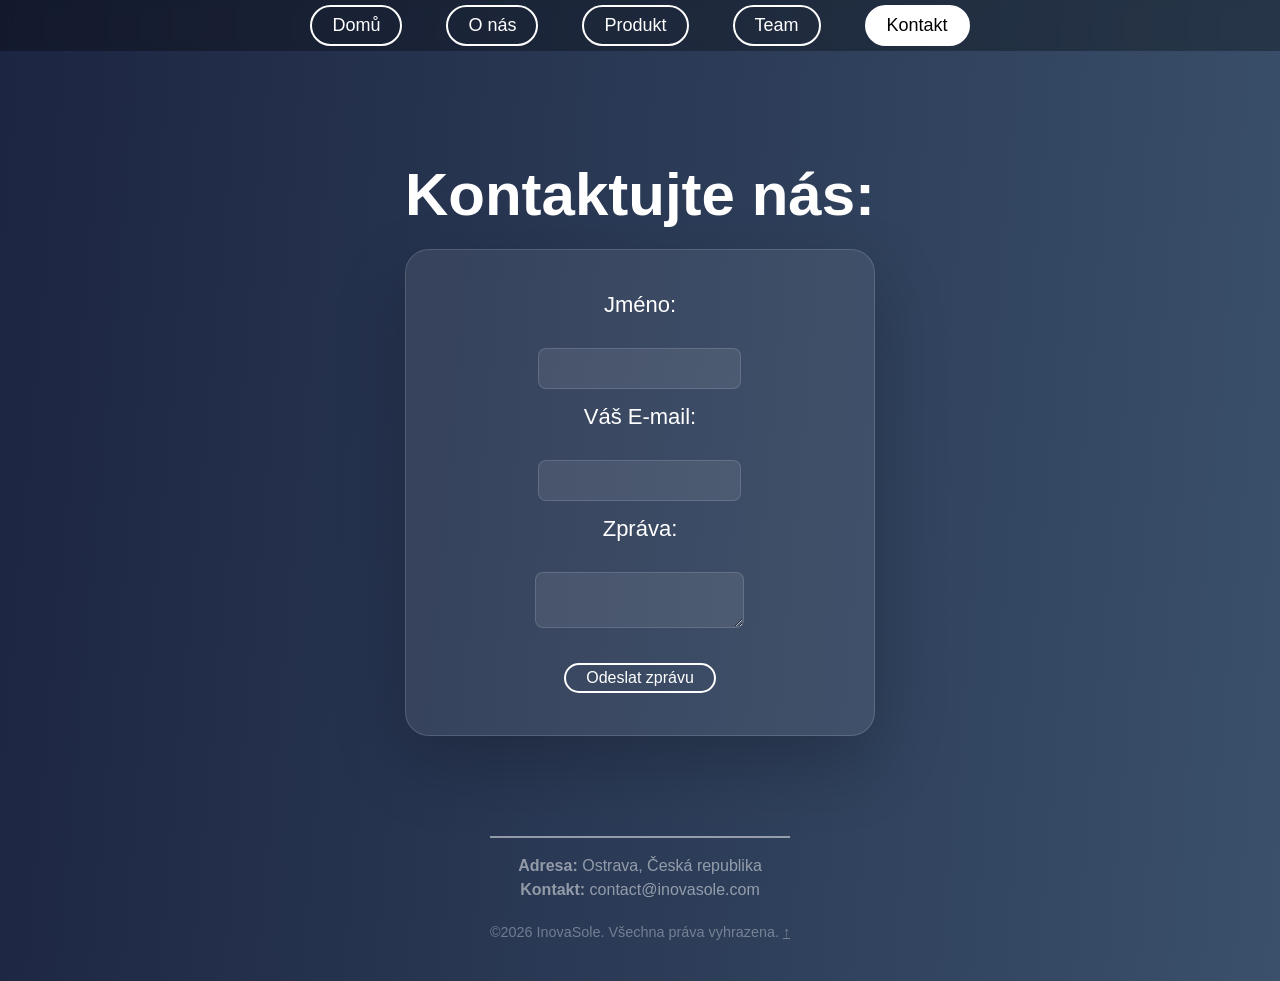
<file: kontakt.html>
<!doctype html>
<html lang="cs">
  <head>
    <meta charset="UTF-8" />
    <meta name="viewport" content="width=device-width, initial-scale=1.0" />
    <title>Kontakt | InovaSole</title>

    <!--  FAVICONY - první svg (preferované), .ico se nelinkuje aby se stránka načetla rychleji, pro starší prohlížeče je ponechána v kořenovém adresáři  -->

    <link rel="icon" type="image/svg+xml" href="/favicon/favicon.svg" />
    <link rel="icon" type="image/png" href="/favicon/favicon-96x96.png" sizes="96x96" />
    <link rel="apple-touch-icon" sizes="180x180" href="/favicon/apple-touch-icon.png" />
    <meta name="apple-mobile-web-app-title" content="InovaSole" />
    <link rel="manifest" href="/favicon/site.webmanifest" />

    <link rel="stylesheet" href="css stranky.css" />

    <script src="JAVASCRIPT NOW.js" defer></script>

  </head>
  <body id="bg">
    <header>
      <nav class="horni-lista">
        <div id="menu" class="visible">
          <a href="index.html" class="nav-odkaz-domu">Domů</a>
          <a href="o-nas.html" class="produkt">O nás</a>
          <a href="produkt.html" class="produkt">Produkt</a>
          <a href="Sole Sens team.html" class="team">Team</a>
          <a href="kontakt.html" class="produkt active">Kontakt</a>
        </div>
      </nav>

      <div style="display: flex; justify-content: flex-end">
        <header class="navbar">
          <button class="hamburger" id="hamburger" aria-label="Otevřít navigaci">
            <span></span>
            <span></span>
            <span></span>
          </button>
        </header>

        <nav class="mobilni-menu" role="navigation" aria-label="Hlavní navigace">

          <ul class="mobile-nav">
            <li><a href="index.html">Domů</a></li>
            <li><a href="o-nas.html" class="active">O nás</a></li>
            <li><a href="produkt.html">Produkt</a></li>
            <li><a href="Sole Sens team.html">Team</a></li>
            <li><a href="kontakt.html" class="nav-active">kontakt</a></li>
          </ul>

        </nav>

      </div>
    </header>

    <article class="contact-page">
      <div class="contact-wrap">
        <h1 class="nadpis">Kontaktujte nás:</h1>
        <form
          action="https://formsubmit.co/469afa659f72bcad3911eb48faa24648"
          method="POST"
          class="kont kontakt-box"
        >
          <!-- Pole pro jméno -->
          <label for="name" class="p-intro">Jméno:</label>
          <input
            type="text"
            name="name"
            id="name"
            class="text-field"
            required
          />

          <!-- Pole pro e-mail odesílatele -->
          <label for="email" class="p-intro">Váš E-mail:</label>
          <input
            type="email"
            name="email"
            id="email"
            class="text-field"
            required
          />

          <!-- Pole pro zprávu -->
          <label for="message" class="p-intro">Zpráva:</label>
          <textarea
            name="message"
            id="message"
            class="text-field"
            required
          ></textarea>

          <!-- Tlačítko pro odeslání -->
          <button type="submit" class="push-button">Odeslat zprávu</button>
        </form>
      </div>
    </article>

    <footer>
      <div class="ohraniceni">
        <p>
          <strong>Adresa: </strong>Ostrava, Česká republika <br />
          <strong>Kontakt: </strong>
          <a
            href="mailto:contact@inovasole.com"
            style="text-decoration: none; color: inherit"
            >contact@inovasole.com</a
          >
          <br />
        </p>
        <div style="margin-top: 20px; font-size: 0.9em; opacity: 0.7">
          <p>
            ©2026 InovaSole. Všechna práva vyhrazena.
            <a href="#" style="color: inherit">↑</a>
          </p>
        </div>
      </div>
    </footer>
  </body>
</html>
</file>
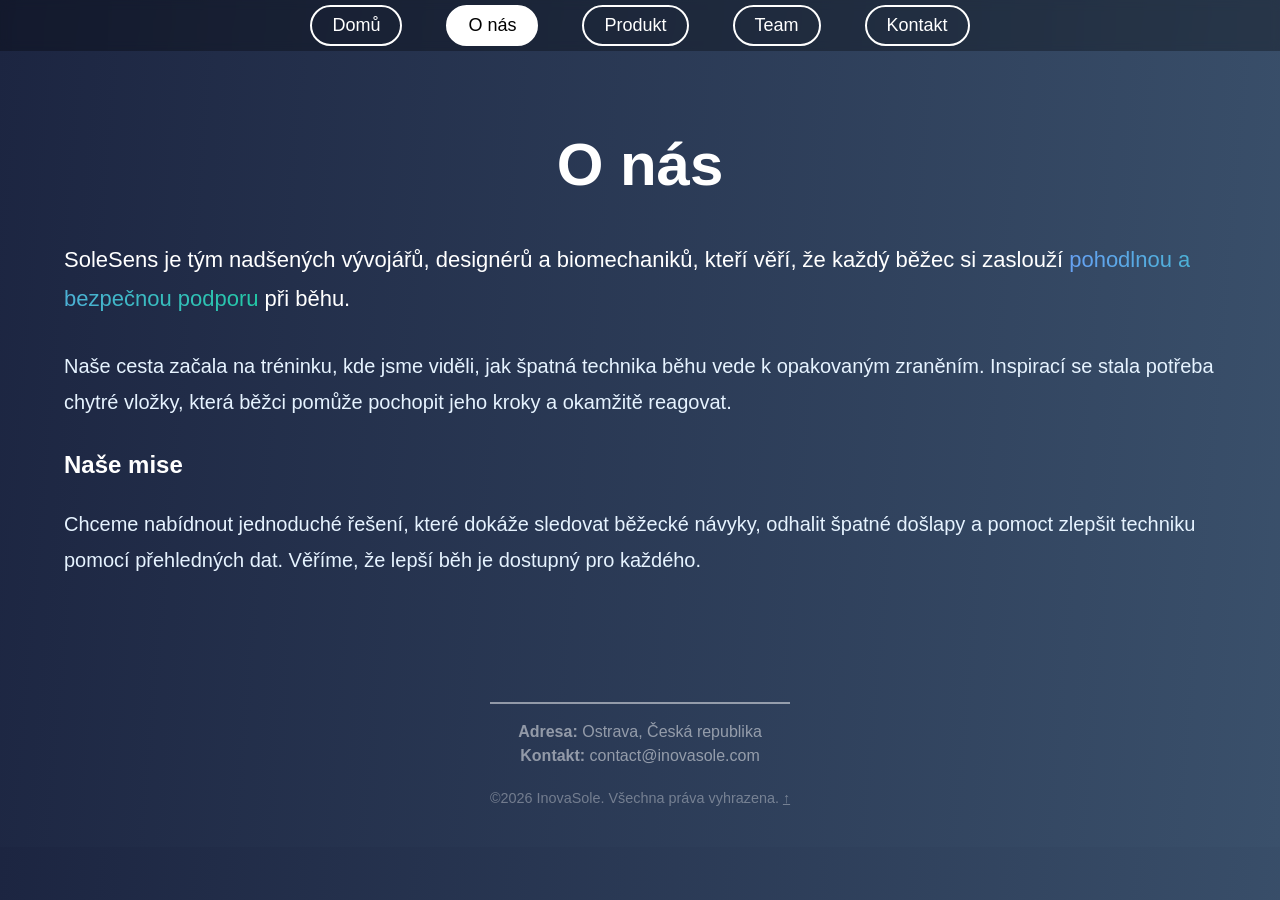
<file: o-nas.html>
<!doctype html>
<html lang="cs">
  <head>
    <meta charset="UTF-8" />
    <meta name="viewport" content="width=device-width, initial-scale=1.0" />
    <title>O nás | InovaSole</title>

    <!--  FAVICONY - první svg (preferované), .ico se nelinkuje aby se stránka načetla rychleji, pro starší prohlížeče je ponechána v kořenovém adresáři  -->

    <link rel="icon" type="image/svg+xml" href="/favicon/favicon.svg" />
    <link rel="icon" type="image/png" href="/favicon/favicon-96x96.png" sizes="96x96" />
    <link rel="apple-touch-icon" sizes="180x180" href="/favicon/apple-touch-icon.png" />
    <meta name="apple-mobile-web-app-title" content="InovaSole" />
    <link rel="manifest" href="/favicon/site.webmanifest" />

    <link rel="stylesheet" href="css stranky.css" />

    <script src="JAVASCRIPT NOW.js" defer></script>
    
  </head>
  <body id="bg">
    <header>
      <nav class="horni-lista">
        <div id="menu" class="visible">
          <a href="index.html" class="nav-odkaz-domu">Domů</a>
          <a href="o-nas.html" class="produkt active">O nás</a>
          <a href="produkt.html" class="produkt">Produkt</a>
          <a href="Sole Sens team.html" class="team">Team</a>
          <a href="kontakt.html" class="produkt">Kontakt</a>
        </div>
      </nav>
      <div style="display: flex; justify-content: flex-end">
        <header class="navbar">
          <button class="hamburger" id="hamburger" aria-label="Otevřít navigaci">
            <span></span>
            <span></span>
            <span></span>
          </button>
        </header>

        <nav class="mobilni-menu" role="navigation" aria-label="Hlavní navigace">

          <ul class="mobile-nav">
            <li><a href="index.html">Domů</a></li>
            <li><a href="o-nas.html" class="nav-active">O nás</a></li>
            <li><a href="produkt.html">Produkt</a></li>
            <li><a href="Sole Sens team.html">Team</a></li>
            <li><a href="kontakt.html">kontakt</a></li>
          </ul>

        </nav>

      </div>
    </header>

    <article>
      <div class="kont">
        <h1 class="nadpis">O nás</h1>
        <div class="product-container">
          <p class="p-intro">
            SoleSens je tým nadšených vývojářů, designérů a biomechaniků, kteří
            věří, že každý běžec si zaslouží
            <span class="zvyrazneni">pohodlnou a bezpečnou podporu</span> při
            běhu.
          </p>
          <p class="p-text2">
            Naše cesta začala na tréninku, kde jsme viděli, jak špatná technika
            běhu vede k opakovaným zraněním. Inspirací se stala potřeba chytré
            vložky, která běžci pomůže pochopit jeho kroky a okamžitě reagovat.
          </p>

          <h2 class="nadpis-strana4">Naše mise</h2>
          <p class="p-text2">
            Chceme nabídnout jednoduché řešení, které dokáže sledovat běžecké
            návyky, odhalit špatné došlapy a pomoct zlepšit techniku pomocí
            přehledných dat. Věříme, že lepší běh je dostupný pro každého.
          </p>
        </div>
      </div>
    </article>
    <footer>
      <div class="ohraniceni">
        <p>
          <strong>Adresa: </strong> Ostrava, Česká republika <br />
          <strong>Kontakt: </strong>
          <a
            href="mailto:contact@inovasole.com"
            style="text-decoration: none; color: inherit"
            >contact@inovasole.com</a
          >
          <br />
        </p>
        <div style="margin-top: 20px; font-size: 0.9em; opacity: 0.7">
          <p>
            ©2026 InovaSole. Všechna práva vyhrazena.
            <a href="#" style="color: inherit">↑</a>
          </p>
        </div>
      </div>
    </footer>
  </body>
</html>
</file>
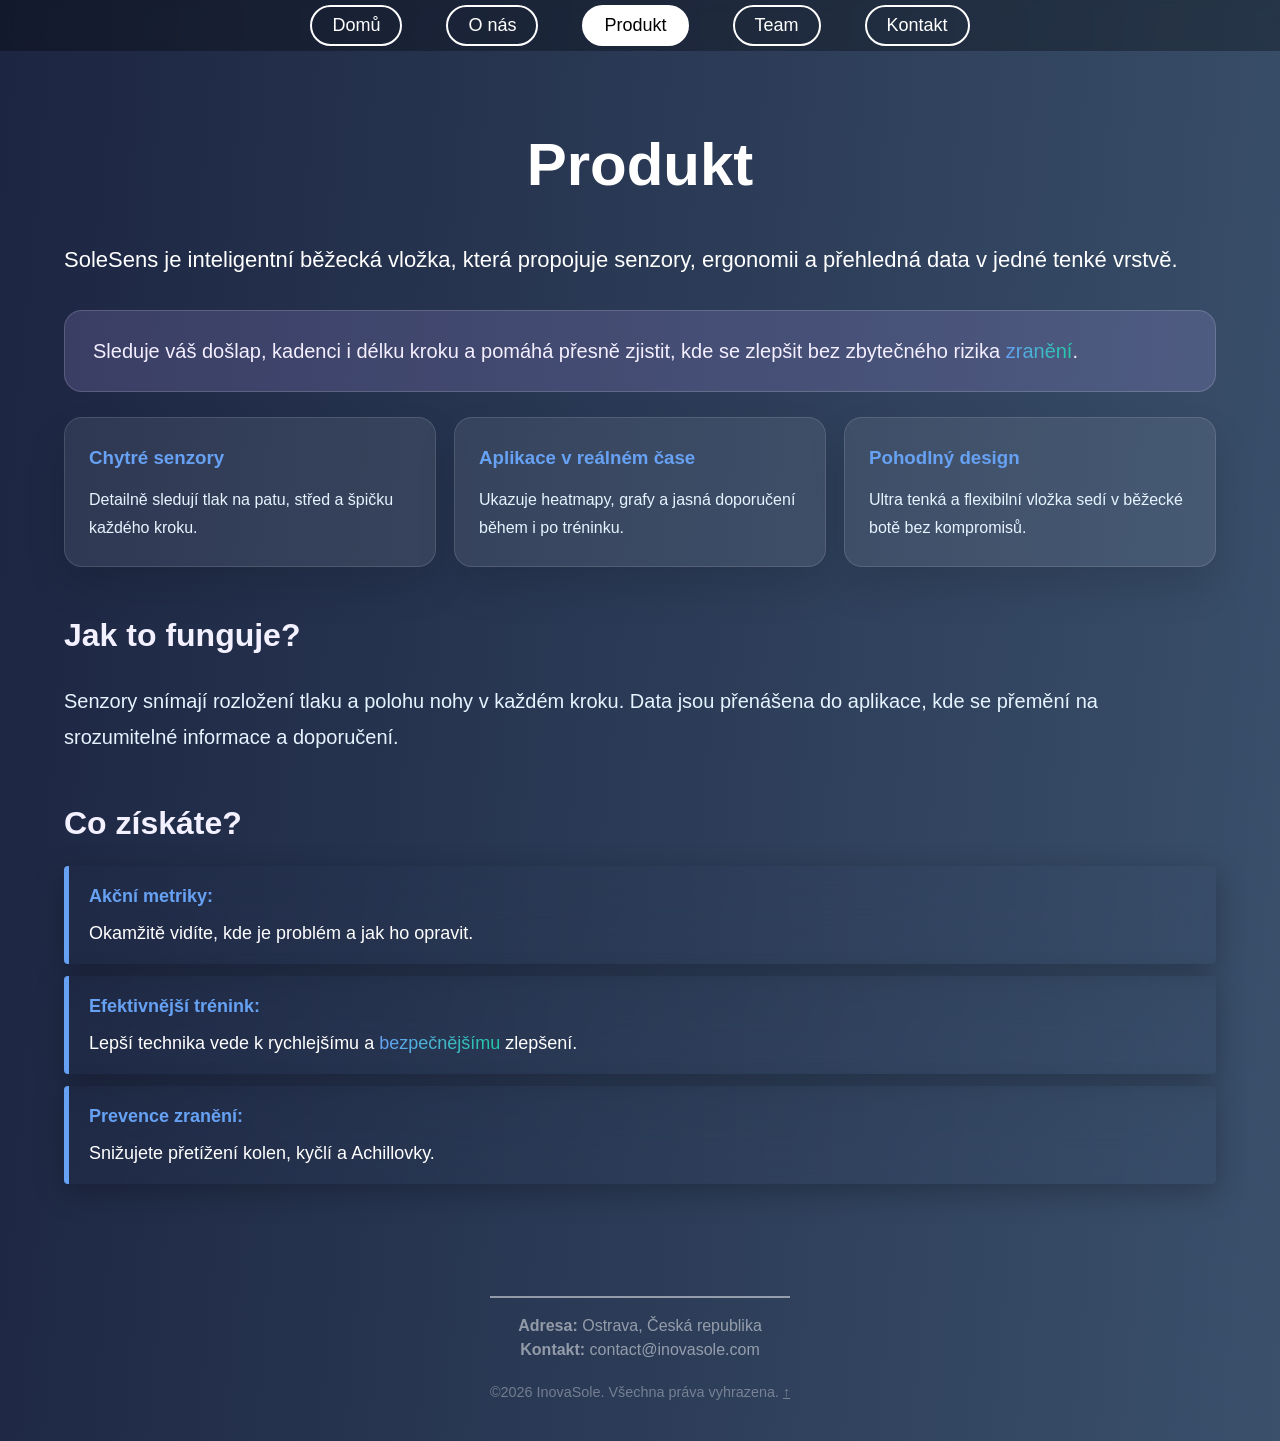
<file: produkt.html>
<!doctype html>
<html lang="cs">
  <head>
    <meta charset="UTF-8" />
    <meta name="viewport" content="width=device-width, initial-scale=1.0" />
    <title>Produkt | InovaSole</title>

    <!--  FAVICONY - první svg (preferované), .ico se nelinkuje aby se stránka načetla rychleji, pro starší prohlížeče je ponechána v kořenovém adresáři  -->

    <link rel="icon" type="image/svg+xml" href="/favicon/favicon.svg" />
    <link rel="icon" type="image/png" href="/favicon/favicon-96x96.png" sizes="96x96" />
    <link rel="apple-touch-icon" sizes="180x180" href="/favicon/apple-touch-icon.png" />
    <meta name="apple-mobile-web-app-title" content="InovaSole" />
    <link rel="manifest" href="/favicon/site.webmanifest" />

    <link rel="stylesheet" href="css stranky.css" />

    <script src="JAVASCRIPT NOW.js" defer></script>

  </head>
  <body id="bg">
    <header>
      <nav class="horni-lista">
        <div id="menu" class="visible">
          <a href="index.html" class="nav-odkaz-domu">Domů</a>
          <a href="o-nas.html" class="produkt">O nás</a>
          <a href="produkt.html" class="produkt active">Produkt</a>
          <a href="Sole Sens team.html" class="team">Team</a>
          <a href="kontakt.html" class="produkt">Kontakt</a>
        </div>
      </nav>
      <div style="display: flex; justify-content: flex-end">
        <header class="navbar">
          <button class="hamburger" id="hamburger" aria-label="Otevřít navigaci">
            <span></span>
            <span></span>
            <span></span>
          </button>
        </header>

        <nav class="mobilni-menu" role="navigation" aria-label="Hlavní navigace">

          <ul class="mobile-nav">
            <li><a href="index.html">Domů</a></li>
            <li><a href="o-nas.html" class="active">O nás</a></li>
            <li><a href="produkt.html" class="nav-active">Produkt</a></li>
            <li><a href="Sole Sens team.html">Team</a></li>
            <li><a href="kontakt.html">kontakt</a></li>
          </ul>

        </nav>

      </div>
    </header>

    <article>
      <div class="kont">
        <h1 class="nadpis">Produkt</h1>
        <div class="product-container">
          <p class="p-intro">
            SoleSens je inteligentní běžecká vložka, která propojuje senzory,
            ergonomii a přehledná data v jedné tenké vrstvě.
          </p>

          <div class="product-highlight">
            Sleduje váš došlap, kadenci i délku kroku a pomáhá přesně zjistit,
            kde se zlepšit bez zbytečného rizika
            <span class="zvyrazneni">zranění</span>.
          </div>

          <div class="feature-cards">
            <div class="feature-card">
              <h3>Chytré senzory</h3>
              <p>
                Detailně sledují tlak na patu, střed a špičku každého kroku.
              </p>
            </div>
            <div class="feature-card">
              <h3>Aplikace v reálném čase</h3>
              <p>
                Ukazuje heatmapy, grafy a jasná doporučení během i po tréninku.
              </p>
            </div>
            <div class="feature-card">
              <h3>Pohodlný design</h3>
              <p>
                Ultra tenká a flexibilní vložka sedí v běžecké botě bez
                kompromisů.
              </p>
            </div>
          </div>

          <h2 class="section-title">Jak to funguje?</h2>
          <p class="p-text2">
            Senzory snímají rozložení tlaku a polohu nohy v každém kroku. Data
            jsou přenášena do aplikace, kde se přemění na srozumitelné informace
            a doporučení.
          </p>

          <h2 class="section-title">Co získáte?</h2>
          <ul class="layers-list">
            <li>
              <strong>Akční metriky: </strong>Okamžitě vidíte, kde je problém a
              jak ho opravit.
            </li>
            <li>
              <strong>Efektivnější trénink: </strong>Lepší technika vede k
              rychlejšímu a
              <span class="zvyrazneni">bezpečnějšímu</span> zlepšení.
            </li>
            <li>
              <strong>Prevence zranění: </strong>Snižujete přetížení kolen,
              kyčlí a Achillovky.
            </li>
          </ul>
        </div>
      </div>
    </article>

    <footer>
      <div class="ohraniceni">
        <p>
          <strong>Adresa: </strong>Ostrava, Česká republika <br />
          <strong>Kontakt: </strong>
          <a
            href="mailto:contact@inovasole.com"
            style="text-decoration: none; color: inherit"
            >contact@inovasole.com</a
          >
          <br />
        </p>
        <div style="margin-top: 20px; font-size: 0.9em; opacity: 0.7">
          <p>
            ©2026 InovaSole. Všechna práva vyhrazena.
            <a href="#" style="color: inherit">↑</a>
          </p>
        </div>
      </div>
    </footer>
  </body>
</html>
</file>
<file: css stranky.css>
/* --- ZÁKLADNÍ NASTAVENÍ --- */
body,
#bg, html {
  margin: 0;
  background: linear-gradient(95deg, #1c2541, #3a506b);
  font-family: "Questrial", sans-serif;
  color: white;

  width: 100%;
  max-width: 100%;
  overflow-x: clip;
  margin: 0;
  padding: 0;
  display: flex;
  flex-direction: column;
  align-items: center;
  justify-items: center; 

  scrollbar-width: thin;
  scrollbar-color: rgba(255, 255, 255, 0.4);
}

/* --- LOGO A ANIMACE --- */
.logo {
  width: 60px;
  position: fixed;
  top: 12px;
  left: 12px;
  z-index: 1000;
}


.nav-odkaz-domu {
  color: white;
  text-decoration: none;
  font-size: 18px;
  border: 2px solid white;
  padding: 8px 20px;
  border-radius: 999px;
  transition: background-color 0.3s, color 0.3s;
  cursor: pointer;
  font-family: sans-serif;
  margin: 5px 22px 5px;
  transition: 0.3s background-color, 0.3s color;
}
.nav-odkaz-domu:hover {
  background-color: white;
  color: #000;
}

.produkt:hover {
  background-color: white;
  color: #000;
}

.team:hover {
  background-color: white;
  color: #000;
}

.pilulka:hover {
  background-color: white;
  color: #000;
}

.home-link svg {
  width: 28px;
  height: 28px;
  fill: #ffffff;
}

.kont {
  min-height: auto;
  display: flex;
  align-items: center;
  justify-content: center;
  flex-direction: column;
  padding: 80px 24px 40px;
  box-sizing: border-box;
}

.product-container {
  width: 90vw;
  margin: 0 auto;
  padding: 0 24px;
  font-family: "Segoe UI", Roboto, Helvetica, Arial, sans-serif;
  line-height: 1.75;
  color: #ffffff;
}

.ohraniceni {
  border-top: 2px white solid;
  opacity: 0.7;
}

footer {
  margin-top: 50px;
  color: white;
  font-family: "Questrial", sans-serif;
  height: 15vh;
  text-align: center;
  padding: 10px;
  line-height: 1.5;
  opacity: 0.7;
}

.contact-page {
  min-height: calc(100vh - 15vh);
  display: flex;
  align-items: center;
  justify-content: center;
  padding: 110px 24px 40px;
  box-sizing: border-box;
}

.wrap-nadpsis {
  min-height: calc(100vh - 15vh);
  display: flex;
  align-items: center;
  justify-content: center;
  padding: 110px 24px 40px;
  box-sizing: border-box;
}

.contact-wrap {
  width: min(760px, 100%);
}

.p-intro {
  font-size: 22px;
  font-weight: 500;
  margin-bottom: 30px;
  color: #ffffff;
  font-family: "Questrial", sans-serif;
}

.p-text2 {
  font-size: 20px;
  color: #e6f3ff;
  margin-bottom: 24px;
  line-height: 1.8;
}

.zvyrazneni {
  background: linear-gradient(90deg, #66a1f3, #22c9a6);
  -webkit-background-clip: text;
  background-clip: text;
  color: transparent;
}

.layers-list {
  list-style: none;
  padding: 0;
  margin: 0;
}

.layers-list li {
  margin-bottom: 12px;
  padding: 15px 20px;
  border-left: 5px solid #66a1f3;
  border-radius: 4px;
  font-size: 18px;
  transition: transform 0.2s ease;
  backdrop-filter: blur(30px);
  -webkit-backdrop-filter: blur(10px);
  box-shadow: 0 8px 30px rgba(0, 0, 0, 0.25);
}

.layers-list li:hover {
  transform: translateX(10px);
  box-shadow: 0 8px 30px rgba(253, 249, 249, 0.25);
}

.layers-list strong {
  color: #66a1f3;
  display: block;
  margin-bottom: 5px;
}

#logo-svg {
  opacity: 0;
  transform: rotate(-90deg) scale(0.95);
  transition: all 0.5s ease;
}

#logo-svg.visible {
  opacity: 1;
  transform: rotate(0deg) scale(1);
}

.draw {
  stroke-dasharray: 1000;
  stroke-dashoffset: 1000;
  transition: stroke-dashoffset 1.6s ease;
}

#logo-svg.visible .draw {
  stroke-dashoffset: 0;
}
.dot {
  opacity: 0;
  transition: opacity 0.4s ease;
}
#logo-svg.visible .dot {
  opacity: 1;
  transition-delay: 1.3s;
}

/* --- NAVIGACE (DESKTOP) --- */
.horni-lista {
  position: fixed;
  top: 0;
  left: 0;
  width: 100%;
  margin: 0;
  text-align: center;
  z-index: 3000;
  background: rgba(0, 0, 0, 0.3);
  backdrop-filter: blur(5px);
  -webkit-backdrop-filter: blur(5px);
}

#menu {
  display: flex;
  justify-content: center;
  opacity: 1;
  transition: opacity 0.5s ease;
}

.produkt,
.team {
  color: white;
  text-decoration: none;
  font-size: 18px;
  border: 2px solid white;
  padding: 8px 20px;
  border-radius: 999px;
  cursor: pointer;
  font-family: sans-serif;
  margin: 5px 22px 5px;
  transition:
    0.3s background-color,
    0.3s color;
}

.produkt.active,
.team.active {
  background-color: white;
  color: #000;
}

/* --- MOBILNÍ MENU --- */
.navbar {
  position: fixed;
  top: 0;
  right: 0;
  height: 56px;
  padding: 0 16px;
  display: none;
  align-items: center;
  justify-content: space-between;
  z-index: 3001;
}

.hamburger {
  width: 38px;
  height: 27px;
  background: none;
  border: none;
  display: flex;
  flex-direction: column;
  justify-content: space-between;
  cursor: pointer;
  position: fixed;
  right: 20px;
}

.hamburger span {
  height: 3px;
  width: 100%;
  background: #ffffff;
  border-radius: 2px;
  transition: 0.3s;
}

.hamburger.active span:nth-child(1) {
  transform: rotate(45deg) translateY(14.5px);
}

.hamburger.active span:nth-child(2) {
  opacity: 0;
}

.hamburger.active span:nth-child(3) {
  transform: rotate(-45deg) translateY(-15.5px);
}

.mobilni-menu {
  display: flex;
  position: fixed;
  right: 10px;
  top: 48px;
  padding: 15px 30px 15px 0;
  transform: translateX(110%);
  align-items: center;
  justify-content: center;
  backdrop-filter: blur(10px);
  -webkit-backdrop-filter: blur(10px);
  box-shadow: 0 8px 30px rgba(0, 0, 0, 0.25);
  border-radius: 15px;
  opacity: 0;
  pointer-events: none;

  transition: transform 0.2s ease-in-out, opacity 0.15s ease-in-out;
  z-index: 3000;
}
.mobilni-menu ul {
  list-style: none;
}

.mobilni-menu.open {
  transform: translateX(0);
  opacity: 1;
  pointer-events: auto;
}

.mobile-nav a {
  color: white;
  text-decoration: none;
  font-size: 18px;
  border: 2px solid white;
  padding: 6px 20px;
  border-radius: 999px;
  width: fit-content;
  display: block;
  margin: 6px auto;
  text-align: center;
  cursor: pointer;
  font-family: "Questrial", sans-serif;
  transition:
    0.3s background-color,
    0.3s color;
}

.mobile-nav a:hover {
  background-color: white;
  color: #000;
}

.nav-active {
  background-color: white;
  color: #000000 !important;
}

.pilulka {
  color: white;
  text-decoration: none;
  font-size: 18px;
  border: 2px solid white;
  padding: 6px 20px;
  border-radius: 999px;
  width: fit-content;
  display: block;
  margin: 6px auto;
  text-align: center;
  cursor: pointer;
  font-family: "Questrial", sans-serif;
  transition:
    0.3s background-color,
    0.3s color;
}

.product-highlight {
  margin: 25px 0;
  padding: 24px 28px;
  border-radius: 18px;
  background: rgba(188, 164, 255, 0.18);
  border: 1px solid rgba(255, 255, 255, 0.16);
  color: #f4efff;
  font-size: 20px;
  line-height: 1.6;
}

.section-title {
  margin-top: 40px;
  margin-bottom: 15px;
  font-size: 32px;
  color: #f3f1ff;
}

.feature-cards {
  display: grid;
  grid-template-columns: repeat(3, minmax(0, 1fr));
  gap: 18px;
  margin-top: 20px;
}

.feature-card {
  background: rgba(255, 255, 255, 0.08);
  border: 1px solid rgba(255, 255, 255, 0.12);
  border-radius: 18px;
  padding: 24px;
  box-shadow: 0 20px 40px rgba(0, 0, 0, 0.12);
}

.feature-card h3 {
  margin: 0 0 12px;
  color: #66a1f3;
}

.feature-card p {
  margin: 0;
  color: #e6f3ff;
}

.kontakt-box {
  max-width: 760px;
  width: 100%;
  margin: 0 auto;
  background: rgba(255, 255, 255, 0.08);
  border: 1px solid rgba(255, 255, 255, 0.14);
  border-radius: 24px;
  padding: 42px;
  box-shadow: 0 28px 70px rgba(0, 0, 0, 0.22);
  text-align: center;
}

.contact-table {
  width: 100%;
  border-collapse: collapse;
  margin-top: 28px;
}

.text-field {
  background: rgba(255, 255, 255, 0.08);
  border: 1px solid rgba(255, 255, 255, 0.14);
  border-radius: 8px;
  padding: 12px 16px;
  margin-bottom: 15px;
  margin-top: 0%;
}

.push-button {
  border: 2px solid white;
  border-radius: 999px;
  background-color: transparent;
  color: white;
  height: 30px;
  width: auto;
  margin-top: 20px;
  padding: 0 20px;
  font-size: 16px;
  cursor: pointer;
  font-family: Questrial, sans-serif;
}

@media (max-width: 900px) {
  .feature-cards {
    grid-template-columns: 1fr;
  }
}

/* --- TYPOGRAFIE --- */
.nadpis {
  font-size: 60px;
  text-align: center;
  font-family: "Archivo Black", sans-serif;
  margin: 50px 0 20px;
}

.jmena {
  font-size: 26px;
  margin: 0 0 10px 0;
}

.p-text1 {
  font-size: 18px;
  line-height: 1.5;
  text-align: justify;
}

/* --- TEAM SECTION A BOXY --- */


.box-team {
  width: 550px;
  min-height: 350px;
  background: rgba(255, 255, 255, 0.08);
  backdrop-filter: blur(10px);
  -webkit-backdrop-filter: blur(10px);
  border-radius: 16px;
  box-shadow: 0 8px 30px rgba(0, 0, 0, 0.25);
  display: flex;
  overflow: hidden; /* Důležité pro ořez fotky v rohu */
}

.foto-sekce {
  width: 40%;
  height: 100%;
}

.tymova-fotka-vyska {
  width: 100%;
  height: 100%;
  object-fit: cover;
}

.obsah-sekce {
  width: 60%;
  padding: 30px;
  display: flex;
  flex-direction: column;
  justify-content: center;
}

.linka {
  width: 40px;
  height: 2px;
  background: rgba(255, 255, 255, 0.4);
  margin-bottom: 15px;
}

/* --- RESPONSIVITA --- */
@media (max-width: 768px) {
  .navbar {
    display: flex;
  }
  #menu {
    display: none;
  }

  .box-team {
    width: 320px;
    flex-direction: column;
    height: auto;
  }

  .foto-sekce,
  .obsah-sekce {
    width: 100%;
  }
  .foto-sekce {
    height: 300px;
  }

  .nadpis {
    font-size: 45px;
  }
  .logo {
    width: 45px;
  }
}


/*  -----------------------------------------------------------------
    team-cards nové  
    ----------------------------------------------------------------*/

.team-section {
  width: 100%;
  padding: 0;
  margin: 80px 0 0;
}

.team-cards-around-div {
  width: 80%;
  display: grid;
  grid-template-columns: 1fr;
  gap: 20px;
  margin: 20px auto 40px;
}

.team-card {
  display: flex;
  flex-direction: column;
  border-radius: 20px;
  box-shadow: 0 28px 70px rgba(0, 0, 0, 0.22);
  overflow: hidden;
}

.team-card-img {
  width: 100%;
  max-height: 350px;
  overflow: hidden;
}

.team-card-img img {
  width: 100%;
  object-fit: cover;
}

.team-card-about h2 {
  font-size: 1.6rem;
  margin: 20px 12px 6px;
}

.team-card-about h3 {
  margin: 0 12px 18px;
}

.team-card-about p {
  margin: 0 12px 18px;
}

@media (min-width: 445px) {
  .team-cards-around-div {
    grid-template-columns: repeat(2, 1fr);
  }

  .team-card-img {
    height: 320px;
    width: 100%;
  }
  .team-card-img img {
    height: 100% !important;
  }

  .team-card.tobias h2, .team-card.viktor h2 {
    white-space: nowrap;
    margin-right: 5px;
  }

  .team-card.vojtech h2, .team-card.matous h2 {
    white-space: nowrap;
    margin-right: 4px;
    max-width: none; /* Nad 550px šířku neomezujeme */
  }

  @media (max-width: 550px) {
    .team-card.vojtech h2, .team-card.matous h2 {
      white-space: normal; /* Povolí zalamování textu */
      
      /* Přiškrtí šířku nadpisu. 
         Tím donutí i Matouše, aby jeho příjmení spadlo dolů a byli oba na dva řádky. */
      max-width: 120px; 
      display: inline-block;
    }
  }
}



@media (785px < width < 1050px) {

  .team-cards-around-div {
    width: 90%;
  }

  .team-card {
    display: flex;
    flex-direction: row;
    max-height: 320px;
  }

  .team-card-about {
    width: 50%;
  }

  .team-card-about p {
    line-height: 1.1;
  }

  .team-card-img {
    max-width: 50%;
  }

  .team-card.vojtech h2, .team-card.matous h2 {
    display: block;
    max-width: 100%;
    white-space: normal;
  }
}

@media (min-width: 1050px) {
  .team-cards-around-div {
    width: 90%;
    max-width: 1100px;
  }

  .team-card {
    display: flex;
    flex-direction: row;
    height: 350px;
  }

  .team-card-about {
    width: 55%;
  }
  
  .team-card-about p {
    font-size: 1.1rem;
    line-height: 1.2;
  }

.team-card-about h3 {
  font-size: 1.3rem;
  line-height: 1.2;
}

  .team-card-img {
    max-width: 45%;
    height: 100%;
  }
}
</file>
